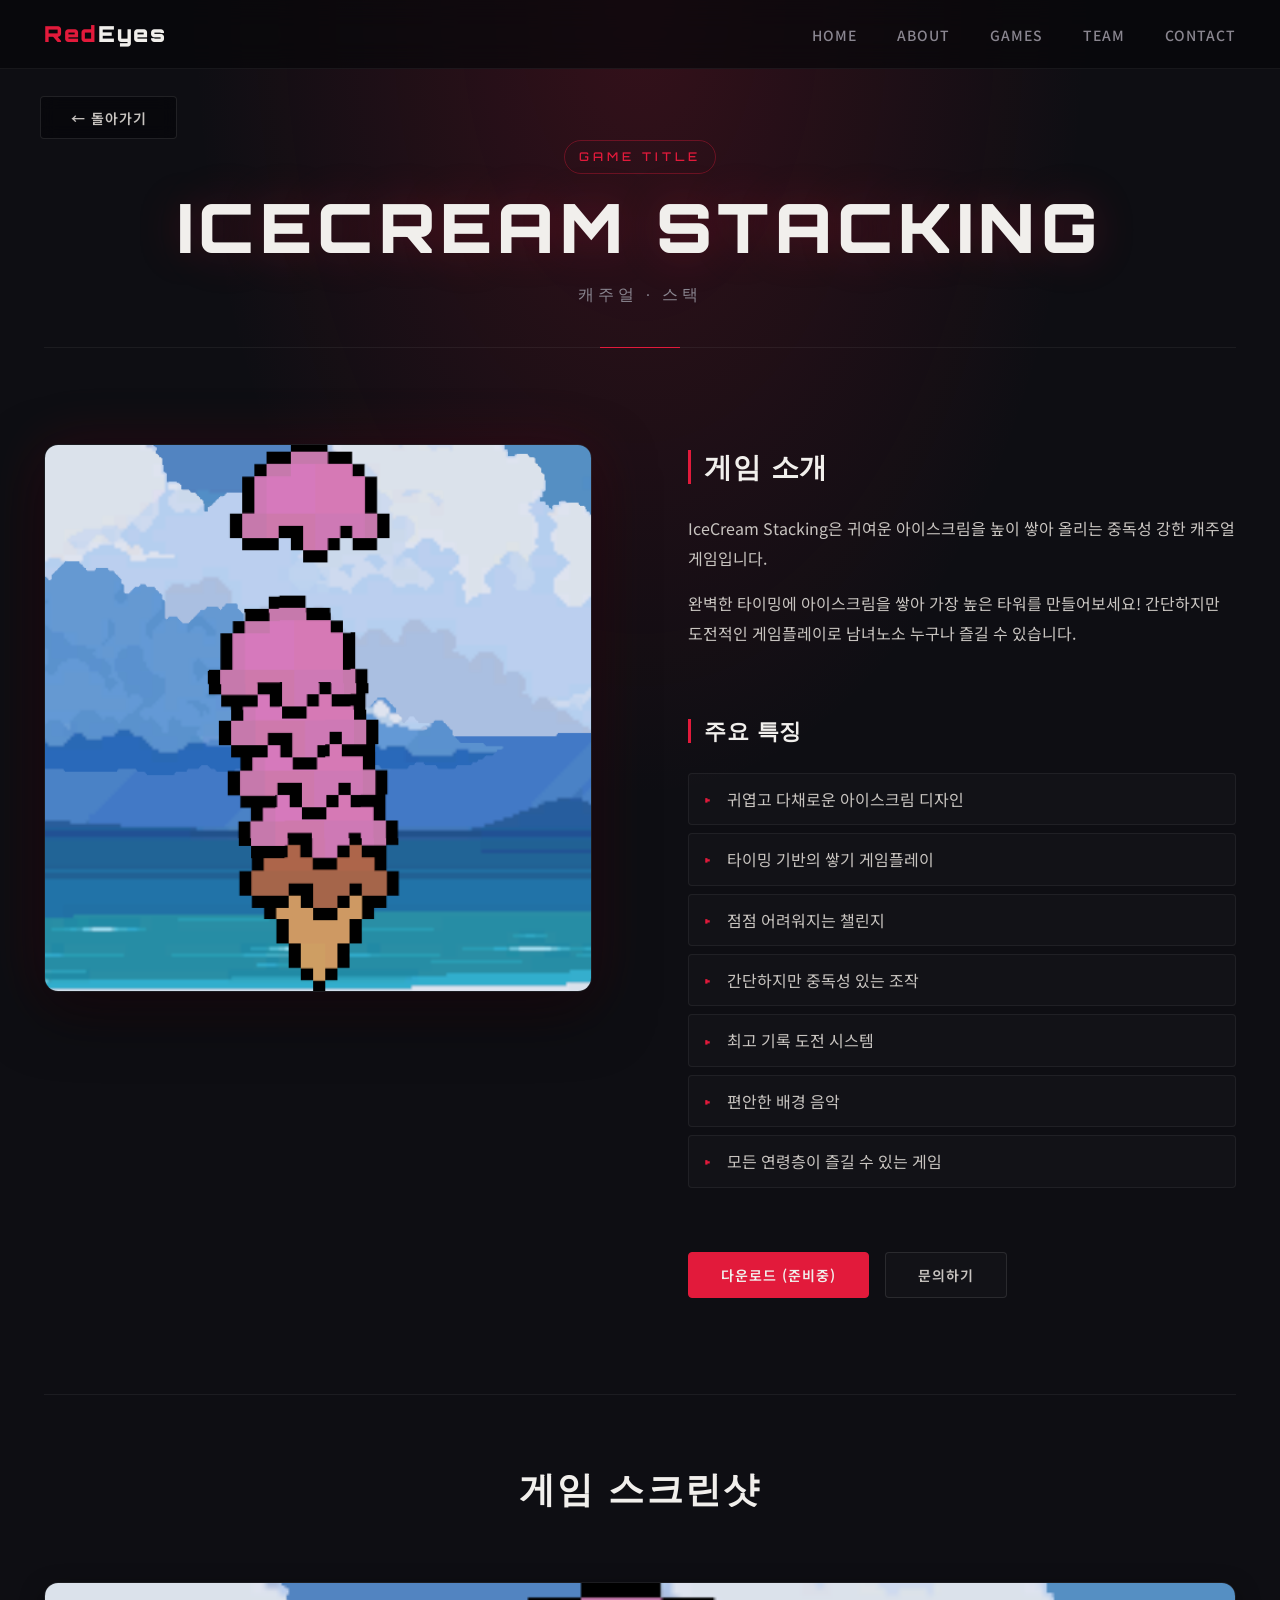
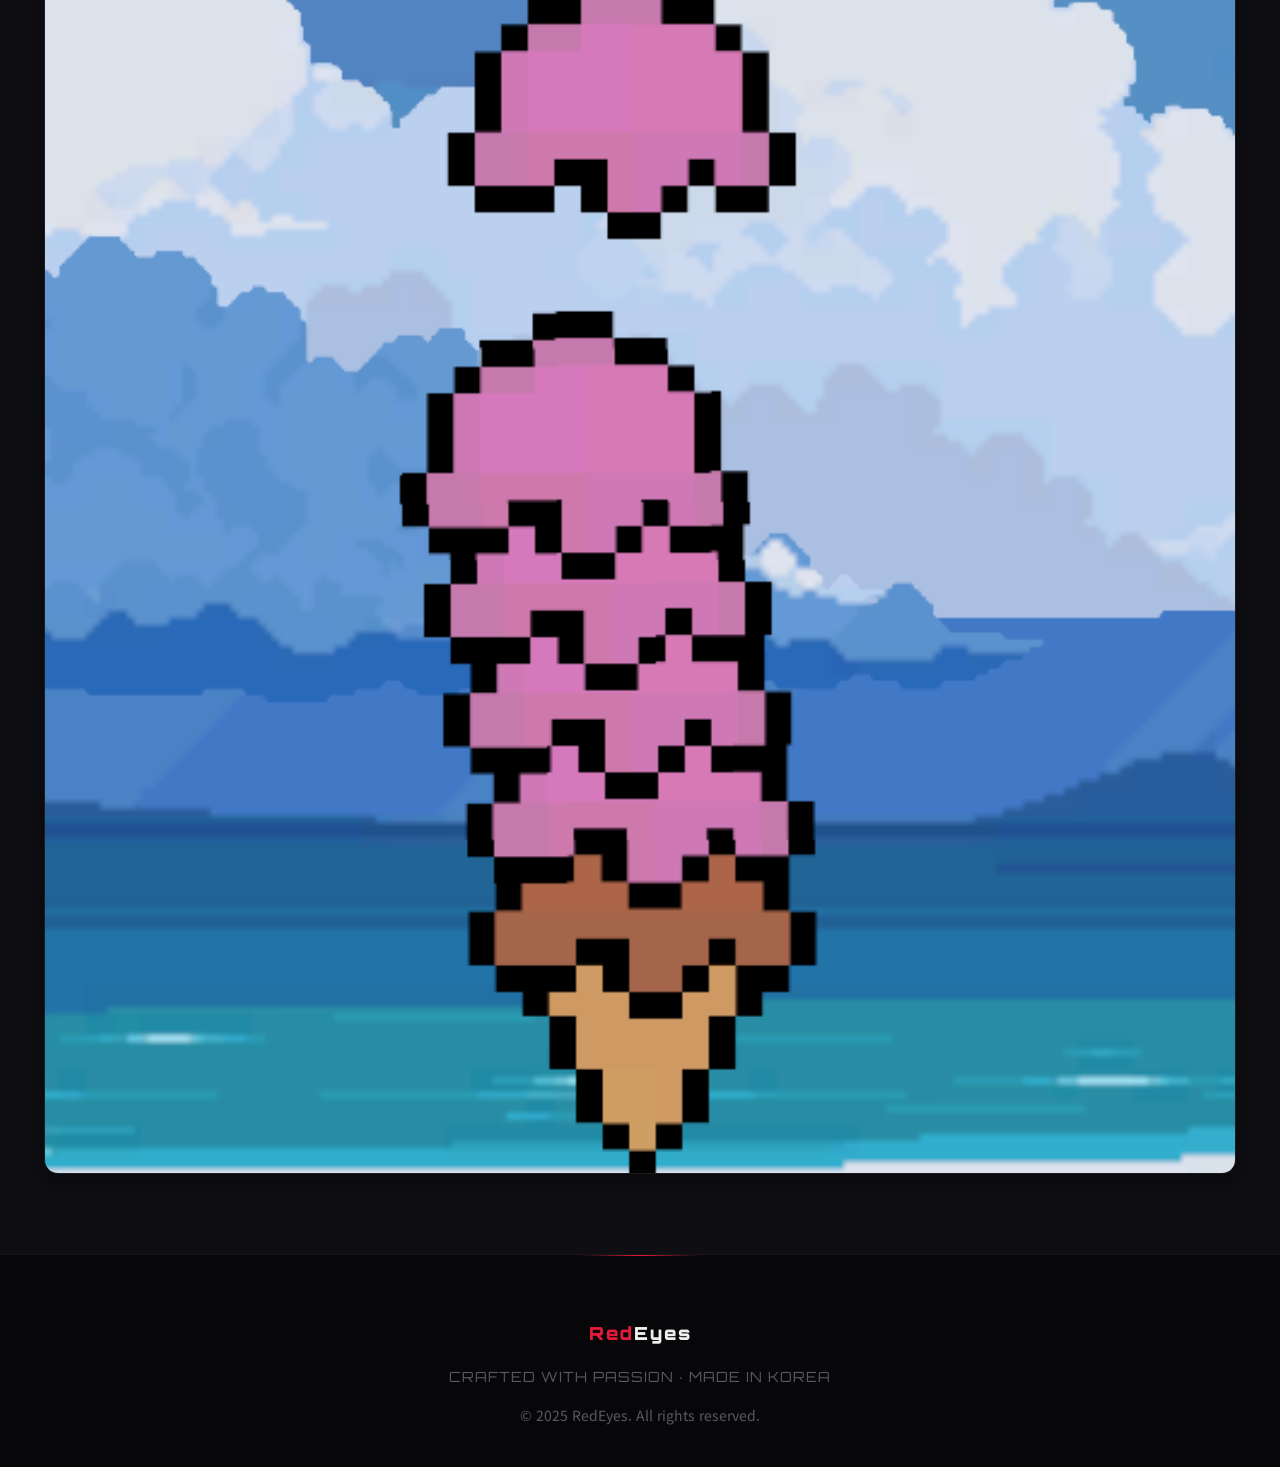
<file: icecreamstacking.html>
<!DOCTYPE html>
<html lang="ko">

<head>
    <meta charset="UTF-8">
    <meta name="viewport" content="width=device-width, initial-scale=1.0">
    <meta name="description" content="IceCream Stacking - 귀여운 아이스크림을 쌓아 올리는 캐주얼 스택 게임">
    <meta name="theme-color" content="#07070a">
    <title>IceCream Stacking - RedEyes</title>
    <link rel="stylesheet" href="styles.css">
    <link
        href="https://fonts.googleapis.com/css2?family=Orbitron:wght@400;500;700;900&family=Noto+Sans+KR:wght@300;400;500;700&display=swap"
        rel="stylesheet">
</head>

<body>
    <!-- Navigation -->
    <nav class="navbar">
        <div class="container">
            <div class="nav-wrapper">
                <div class="logo">
                    <a href="index.html" style="text-decoration: none; color: inherit;">
                        <span class="logo-red">Red</span><span class="logo-eyes">Eyes</span>
                    </a>
                </div>
                <ul class="nav-menu">
                    <li><a href="index.html#home">Home</a></li>
                    <li><a href="index.html#about">About</a></li>
                    <li><a href="index.html#games">Games</a></li>
                    <li><a href="index.html#team">Team</a></li>
                    <li><a href="index.html#contact">Contact</a></li>
                </ul>
                <div class="hamburger">
                    <span></span>
                    <span></span>
                    <span></span>
                </div>
            </div>
        </div>
    </nav>

    <!-- Back Button -->
    <a href="index.html#games" class="back-button btn btn-secondary">← 돌아가기</a>

    <!-- Game Detail Section -->
    <section class="game-detail">
        <div class="container">
            <div class="game-detail-header">
                <span class="game-detail-eyebrow">Game Title</span>
                <h1>IceCream Stacking</h1>
                <p class="genre">캐주얼 · 스택</p>
            </div>

            <div class="game-detail-content">
                <div class="game-image-large">
                    <img src="images/games/IceCreamStacking.png" alt="IceCream Stacking">
                </div>

                <div class="game-description">
                    <h2>게임 소개</h2>
                    <p>
                        IceCream Stacking은 귀여운 아이스크림을 높이 쌓아 올리는 중독성 강한 캐주얼 게임입니다.
                    </p>
                    <p>
                        완벽한 타이밍에 아이스크림을 쌓아 가장 높은 타워를 만들어보세요!
                        간단하지만 도전적인 게임플레이로 남녀노소 누구나 즐길 수 있습니다.
                    </p>

                    <div class="game-features">
                        <h3>주요 특징</h3>
                        <ul class="features-list">
                            <li>귀엽고 다채로운 아이스크림 디자인</li>
                            <li>타이밍 기반의 쌓기 게임플레이</li>
                            <li>점점 어려워지는 챌린지</li>
                            <li>간단하지만 중독성 있는 조작</li>
                            <li>최고 기록 도전 시스템</li>
                            <li>편안한 배경 음악</li>
                            <li>모든 연령층이 즐길 수 있는 게임</li>
                        </ul>
                    </div>

                    <div class="game-actions">
                        <a href="#" class="btn btn-primary">다운로드 (준비중)</a>
                        <a href="index.html#contact" class="btn btn-secondary">문의하기</a>
                    </div>
                </div>
            </div>

            <!-- Screenshots Section -->
            <div class="screenshots-section">
                <h2>게임 스크린샷</h2>
                <div class="screenshots-grid">
                    <div class="screenshot-item">
                        <img src="images/games/IceCreamStacking.png" alt="IceCream Stacking Screenshot 1">
                    </div>
                </div>
            </div>
        </div>
    </section>

    <!-- Footer -->
    <footer class="footer">
        <div class="container">
            <div class="footer-content">
                <div class="footer-logo">
                    <span class="logo-red">Red</span><span class="logo-eyes">Eyes</span>
                </div>
                <p class="footer-tagline">Crafted with passion · Made in Korea</p>
                <p>&copy; 2025 RedEyes. All rights reserved.</p>
            </div>
        </div>
    </footer>

    <script src="script.js"></script>
</body>

</html>
</file>
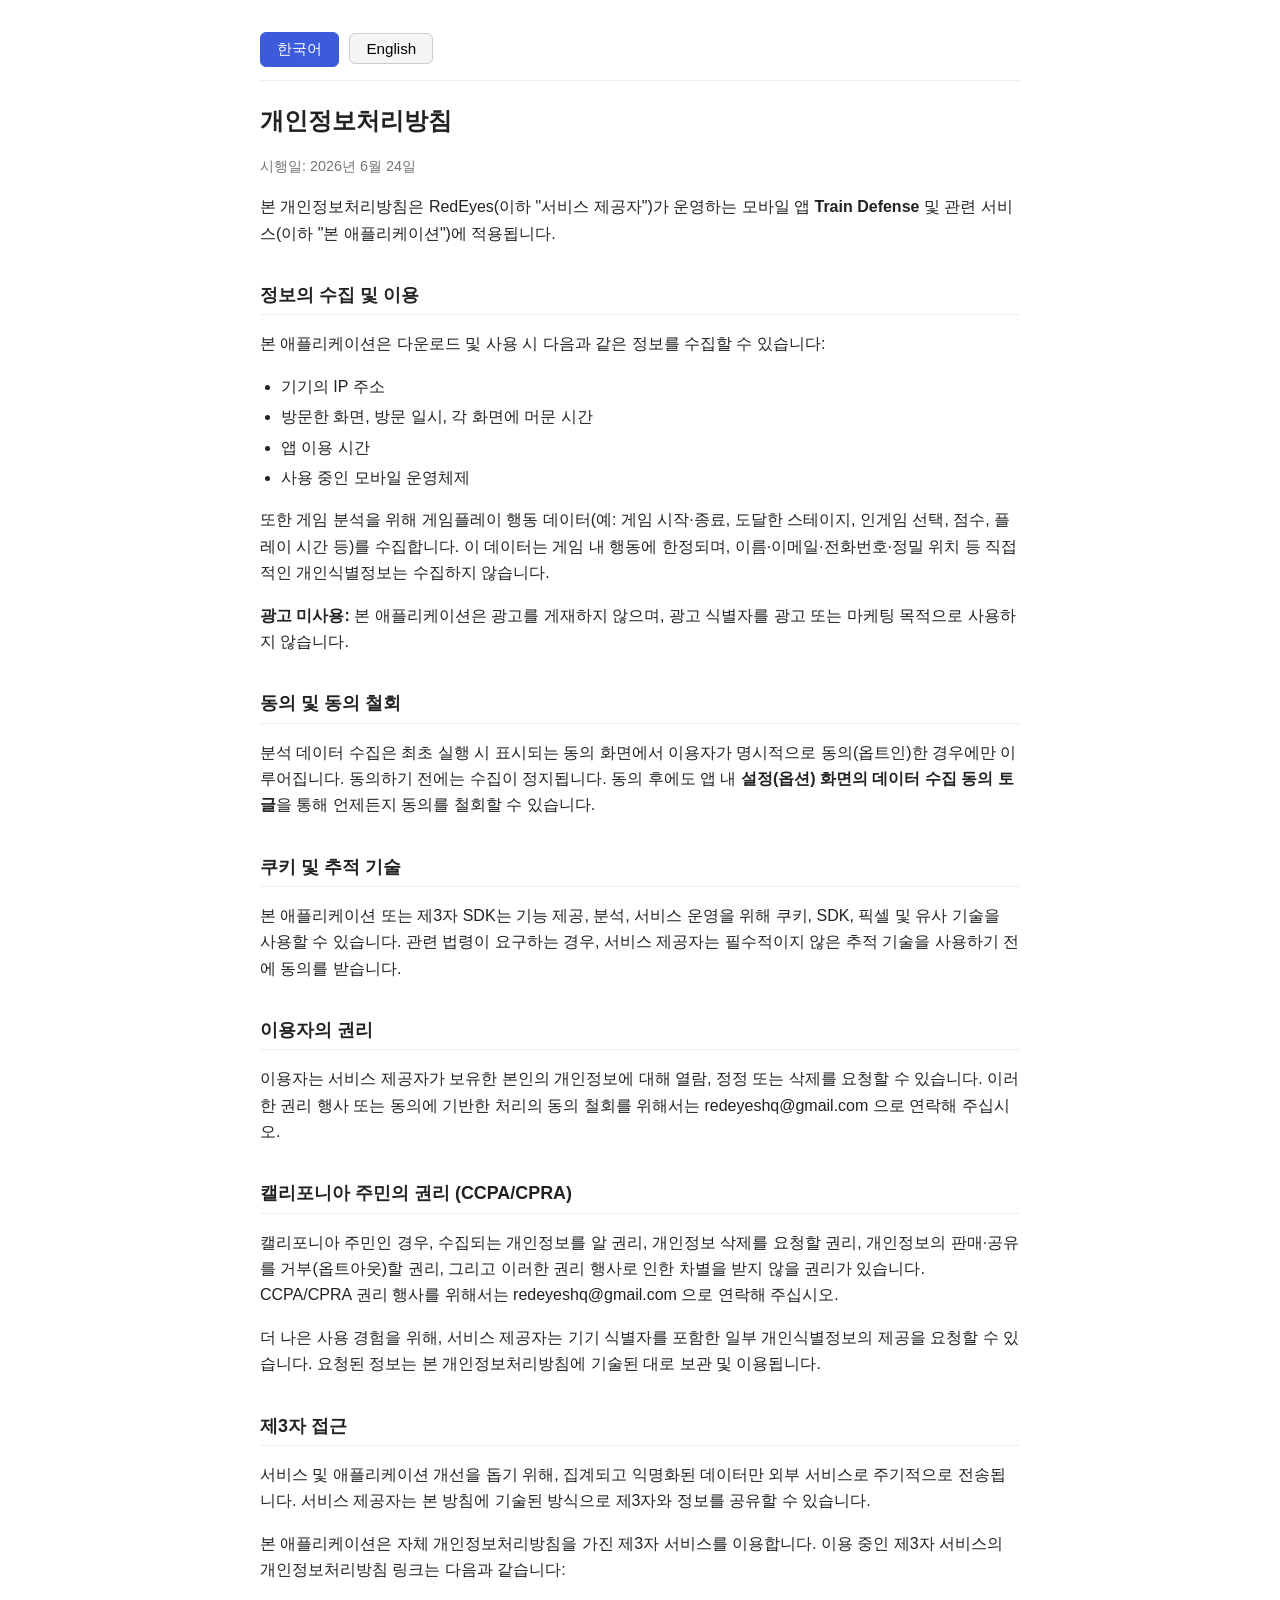
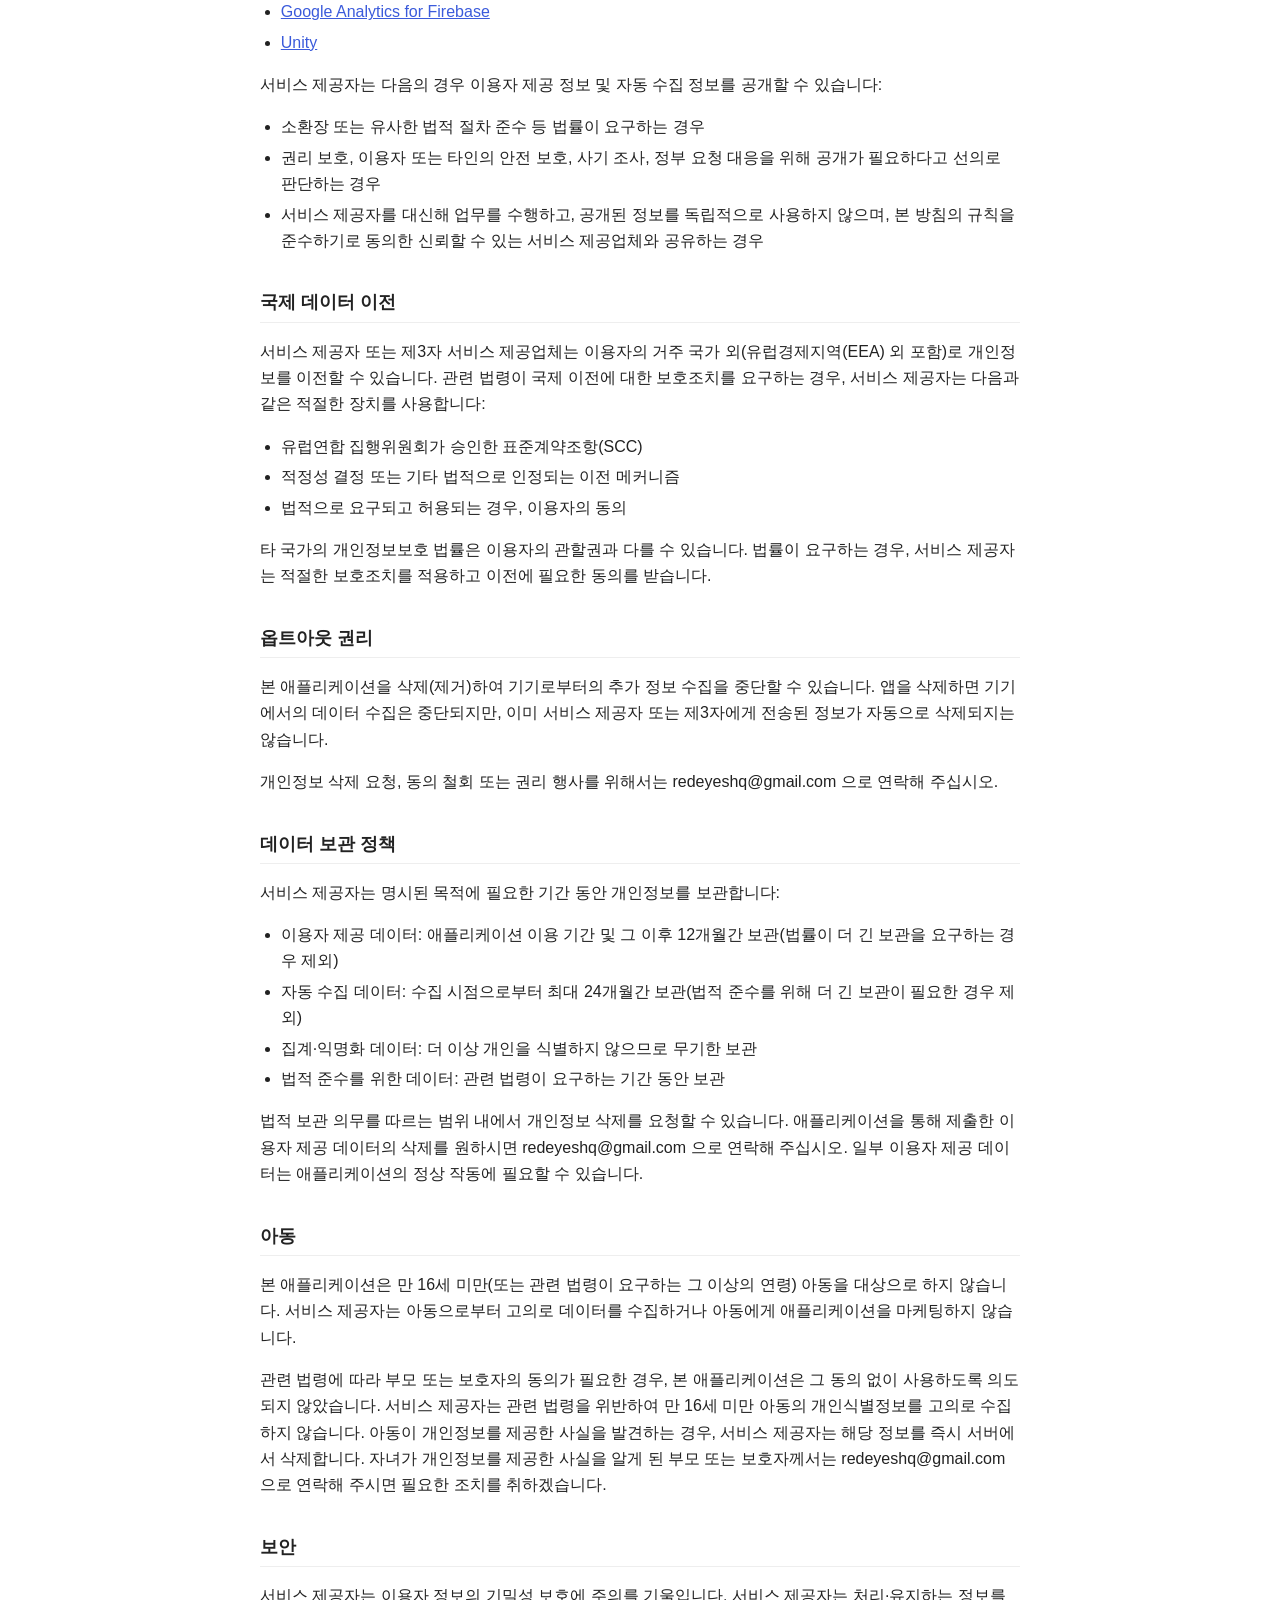
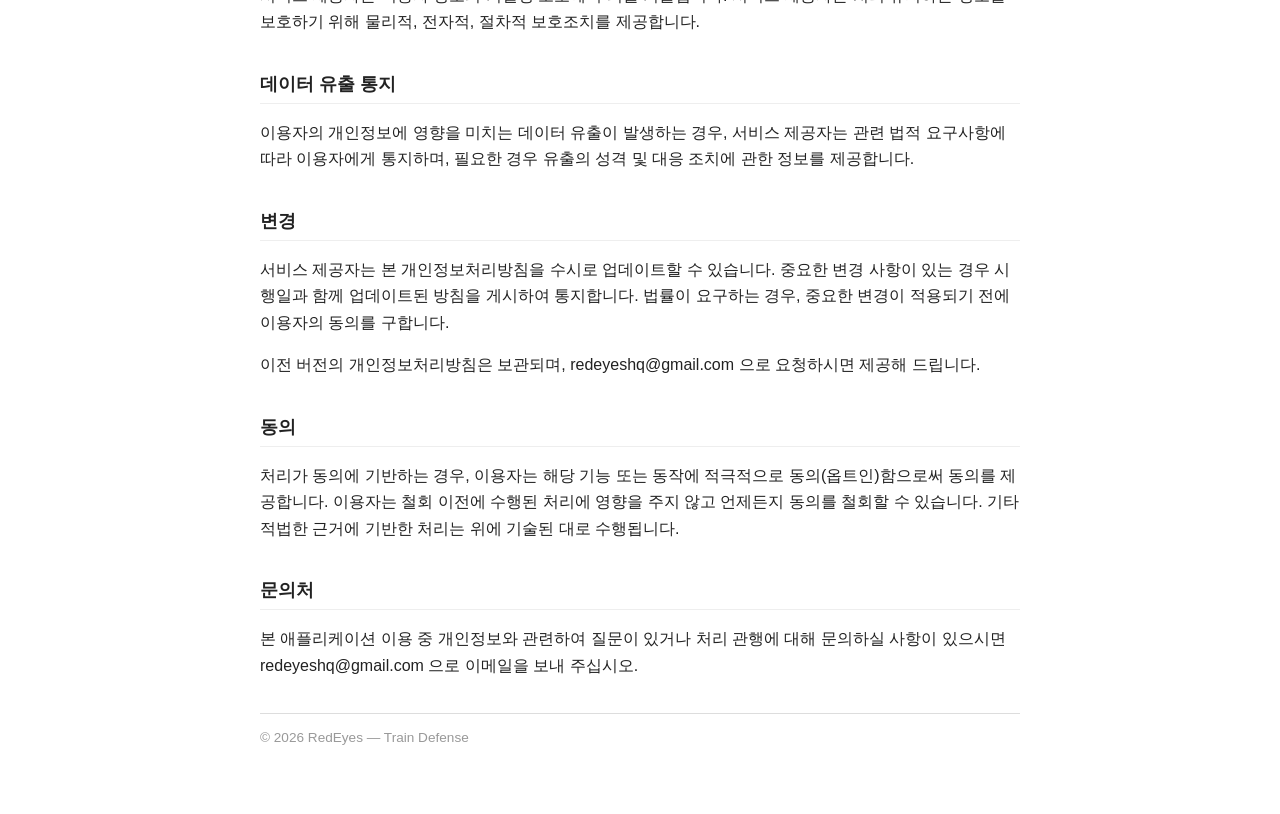
<file: privacy.html>
<!DOCTYPE html>
<html lang="ko">
<head>
<meta charset="utf-8">
<meta name="viewport" content="width=device-width, initial-scale=1">
<title>개인정보처리방침 / Privacy Policy — Train Defense</title>
<style>
  :root { --accent:#3b5bdb; }
  body { font-family:'Apple SD Gothic Neo','Malgun Gothic','Helvetica Neue',Helvetica,Arial,sans-serif; max-width:760px; margin:0 auto; padding:1.2em 1.2em 4em; line-height:1.65; color:#222; background:#fff; }
  h1 { font-size:1.5em; margin-bottom:.15em; }
  h2 { font-size:1.12em; margin-top:1.9em; border-bottom:1px solid #eee; padding-bottom:.2em; }
  .lang-switch { position:sticky; top:0; background:#fff; padding:.8em 0; margin-bottom:1em; border-bottom:1px solid #eee; }
  .lang-switch button { padding:6px 16px; margin-right:6px; cursor:pointer; border:1px solid #ccc; background:#f5f5f5; border-radius:6px; font-size:.95em; }
  .lang-switch button.active { background:var(--accent); color:#fff; border-color:var(--accent); }
  .lang-section { display:none; }
  .lang-section.active { display:block; }
  ul { padding-left:1.3em; }
  li { margin:.25em 0; }
  a { color:var(--accent); }
  .meta { color:#777; font-size:.9em; }
  .footer { margin-top:2.5em; padding-top:1em; border-top:1px solid #ddd; color:#999; font-size:.85em; }
</style>
</head>
<body>
<div class="lang-switch">
  <button id="btn-ko" class="active" onclick="setLang('ko')">한국어</button>
  <button id="btn-en" onclick="setLang('en')">English</button>
</div>

<!-- ===================== 한국어 ===================== -->
<section id="lang-ko" class="lang-section active">
<h1>개인정보처리방침</h1>
<p class="meta">시행일: 2026년 6월 24일</p>
<p>본 개인정보처리방침은 RedEyes(이하 "서비스 제공자")가 운영하는 모바일 앱 <strong>Train Defense</strong> 및 관련 서비스(이하 "본 애플리케이션")에 적용됩니다.</p>

<h2>정보의 수집 및 이용</h2>
<p>본 애플리케이션은 다운로드 및 사용 시 다음과 같은 정보를 수집할 수 있습니다:</p>
<ul>
<li>기기의 IP 주소</li>
<li>방문한 화면, 방문 일시, 각 화면에 머문 시간</li>
<li>앱 이용 시간</li>
<li>사용 중인 모바일 운영체제</li>
</ul>
<p>또한 게임 분석을 위해 게임플레이 행동 데이터(예: 게임 시작·종료, 도달한 스테이지, 인게임 선택, 점수, 플레이 시간 등)를 수집합니다. 이 데이터는 게임 내 행동에 한정되며, 이름·이메일·전화번호·정밀 위치 등 직접적인 개인식별정보는 수집하지 않습니다.</p>
<p><strong>광고 미사용:</strong> 본 애플리케이션은 광고를 게재하지 않으며, 광고 식별자를 광고 또는 마케팅 목적으로 사용하지 않습니다.</p>

<h2>동의 및 동의 철회</h2>
<p>분석 데이터 수집은 최초 실행 시 표시되는 동의 화면에서 이용자가 명시적으로 동의(옵트인)한 경우에만 이루어집니다. 동의하기 전에는 수집이 정지됩니다. 동의 후에도 앱 내 <strong>설정(옵션) 화면의 데이터 수집 동의 토글</strong>을 통해 언제든지 동의를 철회할 수 있습니다.</p>

<h2>쿠키 및 추적 기술</h2>
<p>본 애플리케이션 또는 제3자 SDK는 기능 제공, 분석, 서비스 운영을 위해 쿠키, SDK, 픽셀 및 유사 기술을 사용할 수 있습니다. 관련 법령이 요구하는 경우, 서비스 제공자는 필수적이지 않은 추적 기술을 사용하기 전에 동의를 받습니다.</p>

<h2>이용자의 권리</h2>
<p>이용자는 서비스 제공자가 보유한 본인의 개인정보에 대해 열람, 정정 또는 삭제를 요청할 수 있습니다. 이러한 권리 행사 또는 동의에 기반한 처리의 동의 철회를 위해서는 redeyeshq@gmail.com 으로 연락해 주십시오.</p>

<h2>캘리포니아 주민의 권리 (CCPA/CPRA)</h2>
<p>캘리포니아 주민인 경우, 수집되는 개인정보를 알 권리, 개인정보 삭제를 요청할 권리, 개인정보의 판매·공유를 거부(옵트아웃)할 권리, 그리고 이러한 권리 행사로 인한 차별을 받지 않을 권리가 있습니다. CCPA/CPRA 권리 행사를 위해서는 redeyeshq@gmail.com 으로 연락해 주십시오.</p>
<p>더 나은 사용 경험을 위해, 서비스 제공자는 기기 식별자를 포함한 일부 개인식별정보의 제공을 요청할 수 있습니다. 요청된 정보는 본 개인정보처리방침에 기술된 대로 보관 및 이용됩니다.</p>

<h2>제3자 접근</h2>
<p>서비스 및 애플리케이션 개선을 돕기 위해, 집계되고 익명화된 데이터만 외부 서비스로 주기적으로 전송됩니다. 서비스 제공자는 본 방침에 기술된 방식으로 제3자와 정보를 공유할 수 있습니다.</p>
<p>본 애플리케이션은 자체 개인정보처리방침을 가진 제3자 서비스를 이용합니다. 이용 중인 제3자 서비스의 개인정보처리방침 링크는 다음과 같습니다:</p>
<ul>
<li><a href="https://firebase.google.com/support/privacy" target="_blank" rel="noopener noreferrer">Google Analytics for Firebase</a></li>
<li><a href="https://unity3d.com/legal/privacy-policy" target="_blank" rel="noopener noreferrer">Unity</a></li>
</ul>
<p>서비스 제공자는 다음의 경우 이용자 제공 정보 및 자동 수집 정보를 공개할 수 있습니다:</p>
<ul>
<li>소환장 또는 유사한 법적 절차 준수 등 법률이 요구하는 경우</li>
<li>권리 보호, 이용자 또는 타인의 안전 보호, 사기 조사, 정부 요청 대응을 위해 공개가 필요하다고 선의로 판단하는 경우</li>
<li>서비스 제공자를 대신해 업무를 수행하고, 공개된 정보를 독립적으로 사용하지 않으며, 본 방침의 규칙을 준수하기로 동의한 신뢰할 수 있는 서비스 제공업체와 공유하는 경우</li>
</ul>

<h2>국제 데이터 이전</h2>
<p>서비스 제공자 또는 제3자 서비스 제공업체는 이용자의 거주 국가 외(유럽경제지역(EEA) 외 포함)로 개인정보를 이전할 수 있습니다. 관련 법령이 국제 이전에 대한 보호조치를 요구하는 경우, 서비스 제공자는 다음과 같은 적절한 장치를 사용합니다:</p>
<ul>
<li>유럽연합 집행위원회가 승인한 표준계약조항(SCC)</li>
<li>적정성 결정 또는 기타 법적으로 인정되는 이전 메커니즘</li>
<li>법적으로 요구되고 허용되는 경우, 이용자의 동의</li>
</ul>
<p>타 국가의 개인정보보호 법률은 이용자의 관할권과 다를 수 있습니다. 법률이 요구하는 경우, 서비스 제공자는 적절한 보호조치를 적용하고 이전에 필요한 동의를 받습니다.</p>

<h2>옵트아웃 권리</h2>
<p>본 애플리케이션을 삭제(제거)하여 기기로부터의 추가 정보 수집을 중단할 수 있습니다. 앱을 삭제하면 기기에서의 데이터 수집은 중단되지만, 이미 서비스 제공자 또는 제3자에게 전송된 정보가 자동으로 삭제되지는 않습니다.</p>
<p>개인정보 삭제 요청, 동의 철회 또는 권리 행사를 위해서는 redeyeshq@gmail.com 으로 연락해 주십시오.</p>

<h2>데이터 보관 정책</h2>
<p>서비스 제공자는 명시된 목적에 필요한 기간 동안 개인정보를 보관합니다:</p>
<ul>
<li>이용자 제공 데이터: 애플리케이션 이용 기간 및 그 이후 12개월간 보관(법률이 더 긴 보관을 요구하는 경우 제외)</li>
<li>자동 수집 데이터: 수집 시점으로부터 최대 24개월간 보관(법적 준수를 위해 더 긴 보관이 필요한 경우 제외)</li>
<li>집계·익명화 데이터: 더 이상 개인을 식별하지 않으므로 무기한 보관</li>
<li>법적 준수를 위한 데이터: 관련 법령이 요구하는 기간 동안 보관</li>
</ul>
<p>법적 보관 의무를 따르는 범위 내에서 개인정보 삭제를 요청할 수 있습니다. 애플리케이션을 통해 제출한 이용자 제공 데이터의 삭제를 원하시면 redeyeshq@gmail.com 으로 연락해 주십시오. 일부 이용자 제공 데이터는 애플리케이션의 정상 작동에 필요할 수 있습니다.</p>

<h2>아동</h2>
<p>본 애플리케이션은 만 16세 미만(또는 관련 법령이 요구하는 그 이상의 연령) 아동을 대상으로 하지 않습니다. 서비스 제공자는 아동으로부터 고의로 데이터를 수집하거나 아동에게 애플리케이션을 마케팅하지 않습니다.</p>
<p>관련 법령에 따라 부모 또는 보호자의 동의가 필요한 경우, 본 애플리케이션은 그 동의 없이 사용하도록 의도되지 않았습니다. 서비스 제공자는 관련 법령을 위반하여 만 16세 미만 아동의 개인식별정보를 고의로 수집하지 않습니다. 아동이 개인정보를 제공한 사실을 발견하는 경우, 서비스 제공자는 해당 정보를 즉시 서버에서 삭제합니다. 자녀가 개인정보를 제공한 사실을 알게 된 부모 또는 보호자께서는 redeyeshq@gmail.com 으로 연락해 주시면 필요한 조치를 취하겠습니다.</p>

<h2>보안</h2>
<p>서비스 제공자는 이용자 정보의 기밀성 보호에 주의를 기울입니다. 서비스 제공자는 처리·유지하는 정보를 보호하기 위해 물리적, 전자적, 절차적 보호조치를 제공합니다.</p>

<h2>데이터 유출 통지</h2>
<p>이용자의 개인정보에 영향을 미치는 데이터 유출이 발생하는 경우, 서비스 제공자는 관련 법적 요구사항에 따라 이용자에게 통지하며, 필요한 경우 유출의 성격 및 대응 조치에 관한 정보를 제공합니다.</p>

<h2>변경</h2>
<p>서비스 제공자는 본 개인정보처리방침을 수시로 업데이트할 수 있습니다. 중요한 변경 사항이 있는 경우 시행일과 함께 업데이트된 방침을 게시하여 통지합니다. 법률이 요구하는 경우, 중요한 변경이 적용되기 전에 이용자의 동의를 구합니다.</p>
<p>이전 버전의 개인정보처리방침은 보관되며, redeyeshq@gmail.com 으로 요청하시면 제공해 드립니다.</p>

<h2>동의</h2>
<p>처리가 동의에 기반하는 경우, 이용자는 해당 기능 또는 동작에 적극적으로 동의(옵트인)함으로써 동의를 제공합니다. 이용자는 철회 이전에 수행된 처리에 영향을 주지 않고 언제든지 동의를 철회할 수 있습니다. 기타 적법한 근거에 기반한 처리는 위에 기술된 대로 수행됩니다.</p>

<h2>문의처</h2>
<p>본 애플리케이션 이용 중 개인정보와 관련하여 질문이 있거나 처리 관행에 대해 문의하실 사항이 있으시면 redeyeshq@gmail.com 으로 이메일을 보내 주십시오.</p>
</section>

<!-- ===================== English ===================== -->
<section id="lang-en" class="lang-section">
<h1>Privacy Policy</h1>
<p class="meta">Effective date: June 24, 2026</p>
<p>This privacy policy applies to the Train Defense app for mobile devices, together with any related services operated by RedEyes (collectively, the "Application"). RedEyes is hereby referred to as the "Service Provider".</p>

<h2>Information Collection and Use</h2>
<p>The Application collects information when you download and use it. This information may include information such as:</p>
<ul>
<li>Your device's Internet Protocol address</li>
<li>The pages of the Application that you visit, the time and date of your visit, the time spent on those pages</li>
<li>The time spent on the Application</li>
<li>The mobile operating system you use</li>
</ul>
<p>In addition, for analytics purposes, the Application collects gameplay behavior data (e.g., game start and end, stages reached, in-game choices, score, and play time). This data is limited to in-game actions; the Application does not collect direct personal identifiers such as your name, email address, phone number, or precise location.</p>
<p><strong>No advertising:</strong> The Application does not display advertisements and does not use advertising identifiers for advertising or marketing purposes.</p>

<h2>Consent and Withdrawal</h2>
<p>Analytics data is collected only after you explicitly opt in via the consent dialog shown on first launch. Collection remains disabled until you consent. After consenting, you may withdraw your consent at any time through the data collection toggle in the in-game Settings.</p>

<h2>Cookies and tracking technologies</h2>
<p>The Application or its third-party SDKs may use cookies, SDKs, pixels, and similar technologies to support functionality, analytics, or service delivery. Where required by applicable law, the Service Provider will obtain consent before using non-essential tracking technologies.</p>

<h2>Your Rights</h2>
<p>You may request access to, correction of, or deletion of your personal data held by the Service Provider. To exercise these rights, or to withdraw consent where processing is based on consent, contact the Service Provider at redeyeshq@gmail.com.</p>

<h2>Your California privacy rights (CCPA/CPRA)</h2>
<p>If you are a California resident, you have the right to know what personal information is collected, the right to delete personal information, the right to opt out of the sale or sharing of personal information, and the right to non-discrimination for exercising these rights. To exercise your CCPA/CPRA rights, contact the Service Provider at redeyeshq@gmail.com.</p>
<p>For a better experience while using the Application, the Service Provider may require you to provide certain personally identifiable information, including but not limited to device identifiers. The information the Service Provider requests will be retained and used as described in this privacy policy.</p>

<h2>Third Party Access</h2>
<p>Only aggregated, anonymized data is periodically transmitted to external services to aid the Service Provider in improving the Application and their service. The Service Provider may share your information with third parties in the ways that are described in this privacy statement.</p>
<p>Please note that the Application utilizes third-party services that have their own Privacy Policy about handling data. Below are the links to the Privacy Policy of the third-party service providers used by the Application:</p>
<ul>
<li><a href="https://firebase.google.com/support/privacy" target="_blank" rel="noopener noreferrer">Google Analytics for Firebase</a></li>
<li><a href="https://unity3d.com/legal/privacy-policy" target="_blank" rel="noopener noreferrer">Unity</a></li>
</ul>
<p>The Service Provider may disclose User Provided and Automatically Collected Information:</p>
<ul>
<li>as required by law, such as to comply with a subpoena, or similar legal process;</li>
<li>when they believe in good faith that disclosure is necessary to protect their rights, protect your safety or the safety of others, investigate fraud, or respond to a government request;</li>
<li>with their trusted services providers who work on their behalf, do not have an independent use of the information the Service Provider discloses to them, and have agreed to adhere to the rules set forth in this privacy statement.</li>
</ul>

<h2>International Data Transfers</h2>
<p>The Service Provider or its third-party service providers may transfer personal data to countries outside your country of residence, including outside the European Economic Area (EEA). Where applicable law requires safeguards for international transfers, the Service Provider will use appropriate mechanisms.</p>
<ul>
<li>Standard Contractual Clauses (SCCs) approved by the European Commission</li>
<li>Adequacy decisions or other legally recognized transfer mechanisms</li>
<li>Your consent, where required and legally permitted</li>
</ul>
<p>Data protection laws in other countries may differ from those in your jurisdiction. Where required by law, the Service Provider will apply appropriate safeguards and obtain any consent required for the transfer.</p>

<h2>Opt-Out Rights</h2>
<p>You can stop further collection of information from your mobile device by uninstalling the Application. Uninstalling will stop the Application from collecting data from your device, but it does not automatically delete information that has already been transmitted to the Service Provider or to third parties.</p>
<p>To request deletion of your personal data, to withdraw consent, or to exercise any of your rights, contact the Service Provider at redeyeshq@gmail.com.</p>

<h2>Data Retention Policy</h2>
<p>The Service Provider retains personal data based on its necessity for the stated purposes:</p>
<ul>
<li>User Provided Data: Retained for the duration of your use of the Application plus 12 months thereafter, unless longer retention is required by law</li>
<li>Automatically Collected Data: Retained for up to 24 months from collection, unless longer retention is required for legal compliance</li>
<li>Aggregated and Anonymized Data: Retained indefinitely as it no longer identifies you</li>
<li>Data required for legal compliance: Retained as long as required by applicable law</li>
</ul>
<p>You may request deletion of your personal data, subject to any legal obligation to retain it. If you want the Service Provider to delete User Provided Data submitted through the Application, please contact them at redeyeshq@gmail.com. Please note that some User Provided Data may be required for the Application to function properly.</p>

<h2>Children</h2>
<p>The Application is not intended for children under 16 years of age, or such higher age as required by applicable law. The Service Provider does not knowingly solicit data from children or market the Application to them.</p>
<p>Where parental or guardian consent is required under applicable law, the Application is not intended for use without that consent. The Service Provider does not knowingly collect personally identifiable information from children under 16 years of age in violation of applicable law. In the event the Service Provider discovers that a child has provided personal information, the Service Provider will immediately delete this from their servers. If you are a parent or guardian and you are aware that your child has provided the Service Provider with personal information, please contact the Service Provider (redeyeshq@gmail.com) so that they will be able to take the necessary actions.</p>

<h2>Security</h2>
<p>The Service Provider is concerned about safeguarding the confidentiality of your information. The Service Provider provides physical, electronic, and procedural safeguards to protect information the Service Provider processes and maintains.</p>

<h2>Data Breach Notification</h2>
<p>If a data breach occurs that affects your personal data, the Service Provider will notify you in accordance with applicable legal requirements, including, where required, providing information about the nature of the breach and the steps being taken to address it.</p>

<h2>Changes</h2>
<p>The Service Provider may update this Privacy Policy from time to time. The Service Provider will notify you of material changes by posting the updated Privacy Policy with an effective date. Where required by law, the Service Provider will seek your consent to material changes before they take effect.</p>
<p>Previous versions of this Privacy Policy will be maintained and made available upon request by contacting the Service Provider at redeyeshq@gmail.com.</p>

<h2>Your Consent</h2>
<p>Where processing is based on consent, you provide that consent by affirmatively opting in to the relevant feature or action. You may withdraw consent at any time without affecting processing carried out before withdrawal. Processing based on other lawful bases is carried out as described above.</p>

<h2>Contact Us</h2>
<p>If you have any questions regarding privacy while using the Application, or have questions about the practices, please contact the Service Provider via email at redeyeshq@gmail.com.</p>
</section>

<div class="footer">© 2026 RedEyes — Train Defense</div>

<script>
function setLang(l){
  var ko = (l === 'ko');
  document.getElementById('lang-ko').classList.toggle('active', ko);
  document.getElementById('lang-en').classList.toggle('active', !ko);
  document.getElementById('btn-ko').classList.toggle('active', ko);
  document.getElementById('btn-en').classList.toggle('active', !ko);
  document.documentElement.lang = l;
  window.scrollTo(0, 0);
}
</script>
</body>
</html>
</file>
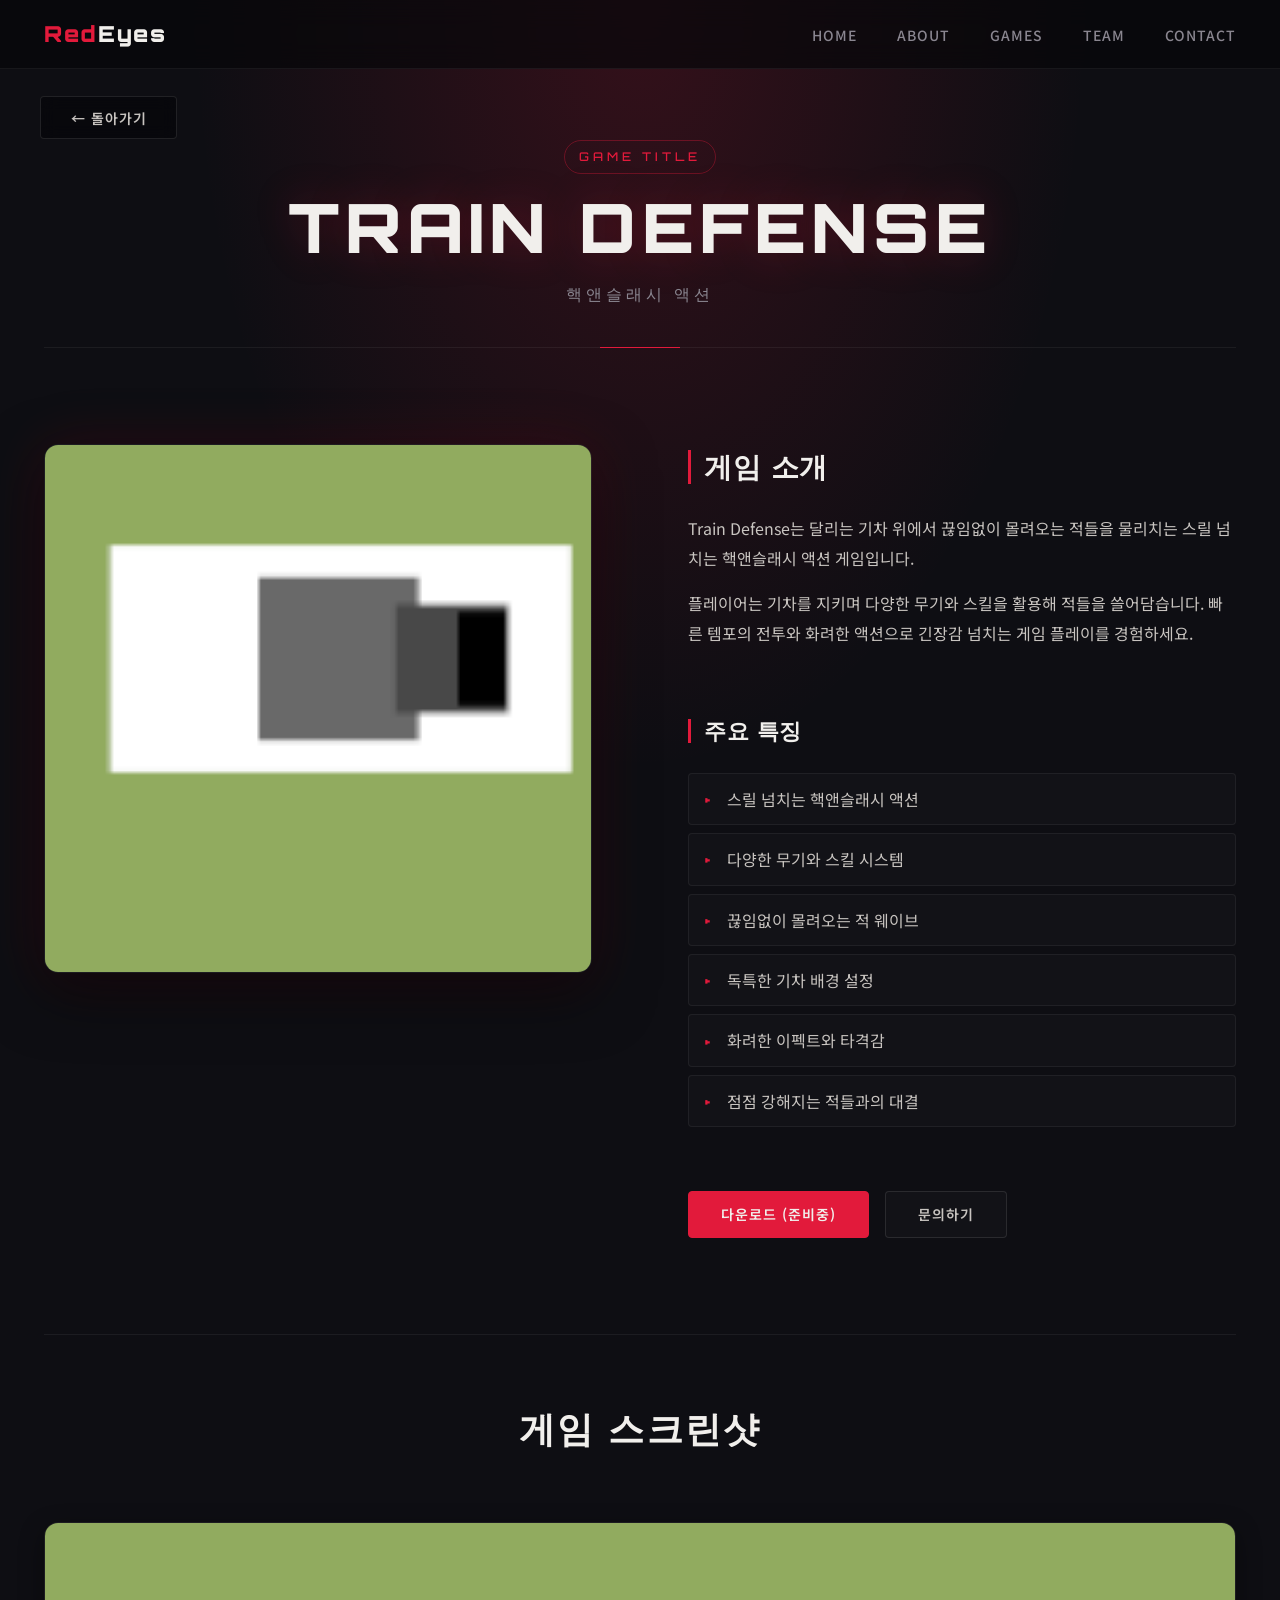
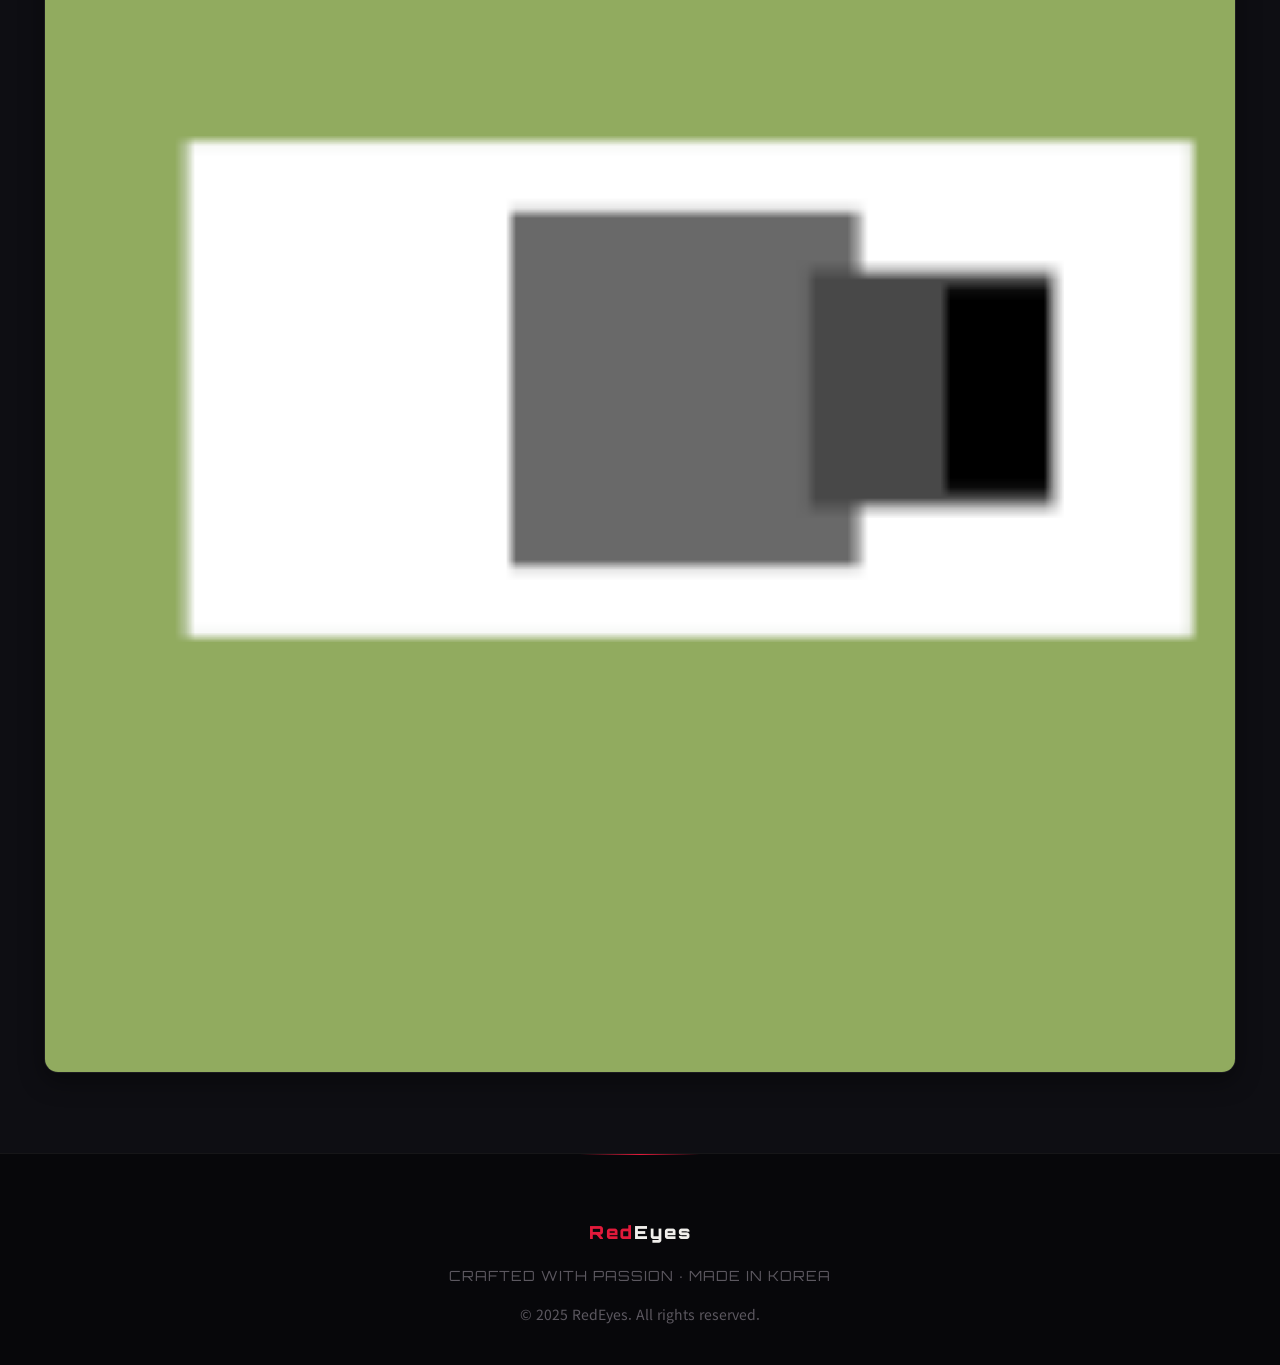
<file: traindefense.html>
<!DOCTYPE html>
<html lang="ko">

<head>
    <meta charset="UTF-8">
    <meta name="viewport" content="width=device-width, initial-scale=1.0">
    <meta name="description" content="Train Defense - 기차를 타고 적을 쓸어 담는 핵앤슬래시 게임">
    <meta name="theme-color" content="#07070a">
    <title>Train Defense - RedEyes</title>
    <link rel="stylesheet" href="styles.css">
    <link
        href="https://fonts.googleapis.com/css2?family=Orbitron:wght@400;500;700;900&family=Noto+Sans+KR:wght@300;400;500;700&display=swap"
        rel="stylesheet">
</head>

<body>
    <!-- Navigation -->
    <nav class="navbar">
        <div class="container">
            <div class="nav-wrapper">
                <div class="logo">
                    <a href="index.html" style="text-decoration: none; color: inherit;">
                        <span class="logo-red">Red</span><span class="logo-eyes">Eyes</span>
                    </a>
                </div>
                <ul class="nav-menu">
                    <li><a href="index.html#home">Home</a></li>
                    <li><a href="index.html#about">About</a></li>
                    <li><a href="index.html#games">Games</a></li>
                    <li><a href="index.html#team">Team</a></li>
                    <li><a href="index.html#contact">Contact</a></li>
                </ul>
                <div class="hamburger">
                    <span></span>
                    <span></span>
                    <span></span>
                </div>
            </div>
        </div>
    </nav>

    <!-- Back Button -->
    <a href="index.html#games" class="back-button btn btn-secondary">← 돌아가기</a>

    <!-- Game Detail Section -->
    <section class="game-detail">
        <div class="container">
            <div class="game-detail-header">
                <span class="game-detail-eyebrow">Game Title</span>
                <h1>Train Defense</h1>
                <p class="genre">핵앤슬래시 액션</p>
            </div>

            <div class="game-detail-content">
                <div class="game-image-large">
                    <img src="images/games/TrainDefense.png" alt="Train Defense">
                </div>

                <div class="game-description">
                    <h2>게임 소개</h2>
                    <p>
                        Train Defense는 달리는 기차 위에서 끊임없이 몰려오는 적들을 물리치는 스릴 넘치는 핵앤슬래시 액션 게임입니다.
                    </p>
                    <p>
                        플레이어는 기차를 지키며 다양한 무기와 스킬을 활용해 적들을 쓸어담습니다. 빠른 템포의 전투와
                        화려한 액션으로 긴장감 넘치는 게임 플레이를 경험하세요.
                    </p>

                    <div class="game-features">
                        <h3>주요 특징</h3>
                        <ul class="features-list">
                            <li>스릴 넘치는 핵앤슬래시 액션</li>
                            <li>다양한 무기와 스킬 시스템</li>
                            <li>끊임없이 몰려오는 적 웨이브</li>
                            <li>독특한 기차 배경 설정</li>
                            <li>화려한 이펙트와 타격감</li>
                            <li>점점 강해지는 적들과의 대결</li>
                        </ul>
                    </div>

                    <div class="game-actions">
                        <a href="#" class="btn btn-primary">다운로드 (준비중)</a>
                        <a href="index.html#contact" class="btn btn-secondary">문의하기</a>
                    </div>
                </div>
            </div>

            <!-- Screenshots Section -->
            <div class="screenshots-section">
                <h2>게임 스크린샷</h2>
                <div class="screenshots-grid">
                    <div class="screenshot-item">
                        <img src="images/games/TrainDefense.png" alt="Train Defense Screenshot 1">
                    </div>
                </div>
            </div>
        </div>
    </section>

    <!-- Footer -->
    <footer class="footer">
        <div class="container">
            <div class="footer-content">
                <div class="footer-logo">
                    <span class="logo-red">Red</span><span class="logo-eyes">Eyes</span>
                </div>
                <p class="footer-tagline">Crafted with passion · Made in Korea</p>
                <p>&copy; 2025 RedEyes. All rights reserved.</p>
            </div>
        </div>
    </footer>

    <script src="script.js"></script>
</body>

</html>
</file>
<file: styles.css>
/* ============================================================
   RedEyes — Brand Stylesheet (v2)
   ============================================================ */

* { margin: 0; padding: 0; box-sizing: border-box; }

:root {
    /* Brand */
    --red:        #e21a3b;
    --red-soft:   #ff3554;
    --red-dim:    #991127;
    --red-glow:   rgba(226, 26, 59, 0.18);
    --red-glow-2: rgba(226, 26, 59, 0.06);

    /* Surfaces (warm-tinted dark) */
    --bg-deep:     #07070a;
    --bg:          #0e0e13;
    --bg-raised:   #15151c;
    --bg-card:     #1b1b24;
    --bg-card-2:   #20202a;

    --border-subtle: rgba(255, 255, 255, 0.06);
    --border-soft:   rgba(255, 255, 255, 0.10);
    --border-accent: rgba(226, 26, 59, 0.35);
    --border-strong: rgba(226, 26, 59, 0.55);

    /* Text */
    --text:       #f1efec;
    --text-soft:  #c8c4c0;
    --text-muted: #8a8690;
    --text-dim:   #5c5860;

    /* Spacing scale (8px base) */
    --space-xs:  0.25rem;
    --space-sm:  0.5rem;
    --space-md:  1rem;
    --space-lg:  1.5rem;
    --space-xl:  2.5rem;
    --space-2xl: 4rem;
    --space-3xl: 6rem;
    --space-4xl: 8rem;

    /* Type scale */
    --text-xs:   0.75rem;
    --text-sm:   0.875rem;
    --text-base: 1rem;
    --text-lg:   1.125rem;
    --text-xl:   1.375rem;
    --text-2xl:  1.75rem;
    --text-3xl:  2.25rem;
    --text-4xl:  3rem;
    --text-5xl:  4rem;
    --text-hero: clamp(3.25rem, 9vw, 7.5rem);

    /* Radius */
    --radius-sm: 4px;
    --radius-md: 8px;
    --radius-lg: 14px;
    --radius-xl: 20px;

    /* Motion */
    --ease-out:    cubic-bezier(0.22, 1, 0.36, 1);
    --ease-reveal: cubic-bezier(0.16, 1, 0.3, 1);
    --duration-fast:   150ms;
    --duration-normal: 250ms;
    --duration-slow:   400ms;
    --duration-reveal: 800ms;
}

html { scroll-behavior: smooth; }

body {
    font-family: 'Noto Sans KR', sans-serif;
    background-color: var(--bg);
    color: var(--text);
    line-height: 1.65;
    overflow-x: hidden;
    -webkit-font-smoothing: antialiased;
    text-rendering: optimizeLegibility;
}

/* Subtle global noise + grid texture */
body::before {
    content: '';
    position: fixed;
    inset: 0;
    pointer-events: none;
    z-index: 0;
    background-image:
        linear-gradient(rgba(255,255,255,0.02) 1px, transparent 1px),
        linear-gradient(90deg, rgba(255,255,255,0.02) 1px, transparent 1px);
    background-size: 64px 64px;
    mask-image: radial-gradient(ellipse at center, rgba(0,0,0,0.6), transparent 75%);
    -webkit-mask-image: radial-gradient(ellipse at center, rgba(0,0,0,0.6), transparent 75%);
}

main, section, footer, nav { position: relative; z-index: 1; }

.container {
    max-width: 1240px;
    margin: 0 auto;
    padding: 0 var(--space-lg);
}

a { color: inherit; }

/* ============================================================
   Navigation
   ============================================================ */
.navbar {
    position: fixed;
    top: 0;
    width: 100%;
    background: rgba(7, 7, 10, 0.72);
    backdrop-filter: blur(14px);
    -webkit-backdrop-filter: blur(14px);
    z-index: 1000;
    border-bottom: 1px solid var(--border-subtle);
    transition: background var(--duration-normal) var(--ease-out),
                border-color var(--duration-normal) var(--ease-out);
}

.navbar.scrolled {
    background: rgba(7, 7, 10, 0.92);
    border-bottom-color: rgba(226, 26, 59, 0.18);
}

.nav-wrapper {
    display: flex;
    justify-content: space-between;
    align-items: center;
    padding: var(--space-md) 0;
}

.logo {
    font-family: 'Orbitron', sans-serif;
    font-size: var(--text-xl);
    font-weight: 900;
    letter-spacing: 2px;
    display: inline-flex;
    align-items: center;
    gap: 2px;
}

.logo-red  { color: var(--red); }
.logo-eyes { color: var(--text); }

.nav-menu {
    display: flex;
    list-style: none;
    gap: var(--space-xl);
}

.nav-menu a {
    color: var(--text-muted);
    text-decoration: none;
    font-size: var(--text-sm);
    font-weight: 500;
    letter-spacing: 1px;
    text-transform: uppercase;
    position: relative;
    padding: 4px 0;
    transition: color var(--duration-fast) var(--ease-out);
}

.nav-menu a::after {
    content: '';
    position: absolute;
    left: 0; bottom: -2px;
    width: 0;
    height: 1px;
    background: var(--red);
    transition: width var(--duration-normal) var(--ease-out);
}

.nav-menu a:hover { color: var(--text); }
.nav-menu a:hover::after { width: 100%; }

.hamburger {
    display: none;
    flex-direction: column;
    cursor: pointer;
    gap: 5px;
}

.hamburger span {
    width: 22px;
    height: 2px;
    background: var(--text);
    transition: var(--duration-fast) var(--ease-out);
}

/* ============================================================
   Hero Section
   ============================================================ */
.hero {
    position: relative;
    min-height: 100vh;
    display: flex;
    align-items: center;
    justify-content: center;
    overflow: hidden;
    padding-top: 80px;
}

.hero-background {
    position: absolute;
    top: 0; left: 0;
    width: 100%;
    height: 100%;
    background:
        radial-gradient(ellipse 70% 55% at 50% 38%, var(--red-glow) 0%, transparent 70%),
        radial-gradient(circle 600px at 80% 10%, var(--red-glow-2), transparent 70%),
        radial-gradient(circle 800px at 10% 90%, var(--red-glow-2), transparent 70%);
}

/* Animated scanline grid for hero */
.hero-grid {
    position: absolute;
    inset: 0;
    background-image:
        linear-gradient(rgba(226,26,59,0.06) 1px, transparent 1px),
        linear-gradient(90deg, rgba(226,26,59,0.06) 1px, transparent 1px);
    background-size: 80px 80px;
    mask-image: radial-gradient(ellipse 60% 60% at 50% 50%, #000 30%, transparent 80%);
    -webkit-mask-image: radial-gradient(ellipse 60% 60% at 50% 50%, #000 30%, transparent 80%);
    pointer-events: none;
}

.hero-content {
    position: relative;
    text-align: center;
    z-index: 2;
    max-width: 900px;
    padding: 0 var(--space-md);
}

.hero-eyebrow {
    display: inline-flex;
    align-items: center;
    gap: 10px;
    font-family: 'Orbitron', sans-serif;
    font-size: var(--text-xs);
    font-weight: 500;
    letter-spacing: 4px;
    text-transform: uppercase;
    color: var(--text-muted);
    margin-bottom: var(--space-lg);
    padding: 6px 14px;
    border: 1px solid var(--border-soft);
    border-radius: 999px;
    background: rgba(255,255,255,0.02);
}

.hero-eyebrow::before {
    content: '';
    width: 6px; height: 6px;
    border-radius: 50%;
    background: var(--red);
    box-shadow: 0 0 10px var(--red);
    animation: pulse 1.8s var(--ease-out) infinite;
}

@keyframes pulse {
    0%, 100% { opacity: 1; transform: scale(1); }
    50%      { opacity: 0.4; transform: scale(0.8); }
}

.hero-title {
    font-family: 'Orbitron', sans-serif;
    font-size: var(--text-hero);
    font-weight: 900;
    margin-bottom: var(--space-md);
    color: var(--text);
    text-transform: uppercase;
    letter-spacing: 0.14em;
    line-height: 1;
}

/* Glitch effect — actually working */
.glitch {
    color: var(--red);
    position: relative;
    display: inline-block;
    text-shadow:
        0 0 30px rgba(226, 26, 59, 0.45),
        0 0 60px rgba(226, 26, 59, 0.2);
}

.glitch::before,
.glitch::after {
    content: attr(data-text);
    position: absolute;
    top: 0; left: 0;
    width: 100%;
    height: 100%;
    background: transparent;
    overflow: hidden;
    pointer-events: none;
}

.glitch::before {
    color: #20f0e0;
    text-shadow: -2px 0 #20f0e0;
    animation: glitch-1 4s infinite linear alternate-reverse;
    clip-path: polygon(0 0, 100% 0, 100% 33%, 0 33%);
}

.glitch::after {
    color: #ff3da8;
    text-shadow: 2px 0 #ff3da8;
    animation: glitch-2 5.5s infinite linear alternate-reverse;
    clip-path: polygon(0 66%, 100% 66%, 100% 100%, 0 100%);
}

@keyframes glitch-1 {
    0%, 88%, 100% { transform: translate(0); opacity: 0; }
    89% { transform: translate(-3px, 0); opacity: 0.85; }
    91% { transform: translate(2px, 1px);  opacity: 0.85; }
    93% { transform: translate(0); opacity: 0; }
}

@keyframes glitch-2 {
    0%, 92%, 100% { transform: translate(0); opacity: 0; }
    93% { transform: translate(2px, -1px); opacity: 0.85; }
    95% { transform: translate(-2px, 0);   opacity: 0.85; }
    97% { transform: translate(0); opacity: 0; }
}

.hero-subtitle {
    font-size: clamp(1.25rem, 2.4vw, 1.85rem);
    font-weight: 300;
    margin-bottom: var(--space-md);
    color: var(--text);
    letter-spacing: 1px;
}

.hero-description {
    font-size: var(--text-lg);
    color: var(--text-muted);
    max-width: 560px;
    margin: 0 auto var(--space-xl);
    line-height: 1.75;
}

.hero-buttons {
    display: flex;
    gap: var(--space-md);
    justify-content: center;
    flex-wrap: wrap;
}

.btn {
    position: relative;
    padding: 0.85rem 1.85rem;
    font-size: var(--text-sm);
    font-weight: 600;
    text-decoration: none;
    border-radius: var(--radius-sm);
    transition: all var(--duration-normal) var(--ease-out);
    cursor: pointer;
    border: 1px solid transparent;
    letter-spacing: 1px;
    text-transform: uppercase;
    overflow: hidden;
    display: inline-flex;
    align-items: center;
    gap: 8px;
    line-height: 1;
}

.btn::before {
    content: '';
    position: absolute;
    inset: 0;
    background: linear-gradient(135deg, transparent 30%, rgba(255,255,255,0.18) 50%, transparent 70%);
    transform: translateX(-100%);
    transition: transform var(--duration-slow) var(--ease-out);
}

.btn:hover::before { transform: translateX(100%); }

.btn-primary {
    background: var(--red);
    color: var(--text);
    border-color: var(--red);
    box-shadow: 0 0 0 0 rgba(226, 26, 59, 0.0);
}

.btn-primary:hover {
    background: var(--red-soft);
    border-color: var(--red-soft);
    box-shadow: 0 6px 28px rgba(226, 26, 59, 0.45);
    transform: translateY(-2px);
}

.btn-secondary {
    background: rgba(255,255,255,0.02);
    border-color: var(--border-soft);
    color: var(--text-soft);
}

.btn-secondary:hover {
    border-color: var(--red);
    color: var(--text);
    background: rgba(226, 26, 59, 0.06);
    transform: translateY(-2px);
}

.btn-arrow {
    display: inline-block;
    transition: transform var(--duration-normal) var(--ease-out);
}

.btn:hover .btn-arrow { transform: translateX(4px); }

.scroll-indicator {
    position: absolute;
    bottom: var(--space-xl);
    left: 50%;
    transform: translateX(-50%);
    z-index: 2;
    display: flex;
    flex-direction: column;
    align-items: center;
    gap: 8px;
    color: var(--text-dim);
    font-family: 'Orbitron', sans-serif;
    font-size: var(--text-xs);
    letter-spacing: 3px;
    text-transform: uppercase;
}

.mouse {
    width: 22px;
    height: 34px;
    border: 1.5px solid var(--text-dim);
    border-radius: 12px;
    position: relative;
}

.mouse::before {
    content: '';
    width: 2px;
    height: 6px;
    background: var(--text-soft);
    position: absolute;
    top: 6px;
    left: 50%;
    transform: translateX(-50%);
    border-radius: 1px;
    animation: scroll 2s var(--ease-out) infinite;
}

@keyframes scroll {
    0%   { top: 6px;  opacity: 1; }
    100% { top: 18px; opacity: 0; }
}

/* ============================================================
   Section base
   ============================================================ */
section {
    padding: var(--space-3xl) 0;
}

.section-eyebrow {
    display: block;
    text-align: center;
    font-family: 'Orbitron', sans-serif;
    font-size: var(--text-xs);
    font-weight: 500;
    letter-spacing: 5px;
    color: var(--red);
    text-transform: uppercase;
    margin-bottom: var(--space-sm);
}

.section-title {
    font-family: 'Orbitron', sans-serif;
    font-size: var(--text-3xl);
    text-align: center;
    margin-bottom: var(--space-md);
    color: var(--text);
    letter-spacing: 0.06em;
    position: relative;
}

.section-title::after {
    content: '';
    display: block;
    width: 0;
    height: 2px;
    background: linear-gradient(90deg, transparent, var(--red), transparent);
    margin: var(--space-sm) auto 0;
    transition: width 0.7s var(--ease-reveal) 0.25s;
}

.section-title.revealed::after { width: 80px; }

.section-description {
    text-align: center;
    color: var(--text-muted);
    font-size: var(--text-base);
    margin: 0 auto var(--space-2xl);
    max-width: 540px;
    line-height: 1.7;
}

/* ============================================================
   About
   ============================================================ */
.about {
    background: var(--bg-deep);
    position: relative;
}

.about::before {
    content: '';
    position: absolute;
    inset: 0;
    background: radial-gradient(ellipse 70% 50% at 80% 50%, rgba(226,26,59,0.06), transparent 60%);
    pointer-events: none;
}

.about-content {
    display: grid;
    grid-template-columns: 1.15fr 0.85fr;
    gap: var(--space-3xl);
    align-items: center;
    margin-top: var(--space-2xl);
}

.about-text h3 {
    font-family: 'Orbitron', sans-serif;
    font-size: var(--text-2xl);
    margin-bottom: var(--space-lg);
    color: var(--text);
    letter-spacing: 0.5px;
    line-height: 1.3;
}

.about-text p {
    margin-bottom: var(--space-md);
    color: var(--text-soft);
    line-height: 1.85;
    font-size: var(--text-base);
}

.about-stats {
    display: grid;
    grid-template-columns: repeat(3, 1fr);
    gap: var(--space-md);
    margin-top: var(--space-xl);
    padding-top: var(--space-xl);
    border-top: 1px solid var(--border-subtle);
}

.stat-item {
    text-align: left;
    padding: var(--space-md) var(--space-md) var(--space-md) var(--space-lg);
    border-left: 2px solid var(--red);
    background: linear-gradient(90deg, rgba(226,26,59,0.06), transparent);
    border-radius: 0 var(--radius-sm) var(--radius-sm) 0;
}

.stat-number {
    font-family: 'Orbitron', sans-serif;
    font-size: var(--text-3xl);
    font-weight: 900;
    color: var(--red);
    line-height: 1;
    margin-bottom: var(--space-xs);
    transition: text-shadow 0.4s var(--ease-out);
}

.about-stats.revealed .stat-number {
    text-shadow: 0 0 24px rgba(226, 26, 59, 0.45);
}

.stat-label {
    color: var(--text-muted);
    font-size: var(--text-sm);
    letter-spacing: 0.5px;
}

.about-image {
    display: flex;
    justify-content: center;
    align-items: center;
    position: relative;
}

.eye-emblem {
    width: 100%;
    max-width: 360px;
    aspect-ratio: 1;
    position: relative;
    display: grid;
    place-items: center;
}

.eye-emblem::before,
.eye-emblem::after {
    content: '';
    position: absolute;
    inset: 0;
    border-radius: 50%;
    border: 1px solid var(--border-accent);
}

.eye-emblem::after {
    inset: 12%;
    border-color: rgba(226,26,59,0.18);
    animation: spin 22s linear infinite;
    border-style: dashed;
}

@keyframes spin { to { transform: rotate(360deg); } }

.eye-emblem svg {
    width: 80%;
    height: 80%;
    filter: drop-shadow(0 0 30px rgba(226, 26, 59, 0.35));
}

/* ============================================================
   Games
   ============================================================ */
.games {
    position: relative;
}

.games-grid {
    display: grid;
    grid-template-columns: repeat(auto-fit, minmax(320px, 1fr));
    gap: var(--space-lg);
    margin-top: var(--space-2xl);
}

.game-card {
    position: relative;
    background: var(--bg-card);
    border: 1px solid var(--border-subtle);
    border-radius: var(--radius-lg);
    overflow: hidden;
    transition:
        border-color var(--duration-normal) var(--ease-out),
        transform var(--duration-normal) var(--ease-out),
        box-shadow var(--duration-normal) var(--ease-out);
    cursor: pointer;
}

.game-card::before {
    content: '';
    position: absolute;
    inset: 0;
    border-radius: var(--radius-lg);
    padding: 1px;
    background: linear-gradient(135deg, rgba(226,26,59,0.0), rgba(226,26,59,0.0));
    -webkit-mask:
        linear-gradient(#000 0 0) content-box,
        linear-gradient(#000 0 0);
    -webkit-mask-composite: xor;
            mask-composite: exclude;
    pointer-events: none;
    transition: background var(--duration-normal) var(--ease-out);
}

.game-card:hover {
    transform: translateY(-6px);
    box-shadow: 0 16px 50px rgba(226, 26, 59, 0.12);
    border-color: var(--border-accent);
}

.game-card:hover::before {
    background: linear-gradient(135deg, rgba(226,26,59,0.55), rgba(226,26,59,0.05));
}

.game-image {
    position: relative;
    height: 260px;
    overflow: hidden;
    display: flex;
    align-items: center;
    justify-content: center;
    background: var(--bg-deep);
}

.game-image img {
    width: 100%;
    height: 100%;
    object-fit: cover;
    transition: transform 0.7s var(--ease-out);
}

.game-card:hover .game-image img { transform: scale(1.06); }

.game-overlay {
    position: absolute;
    inset: 0;
    background: linear-gradient(180deg, rgba(7,7,10,0.5) 0%, rgba(7,7,10,0.95) 100%);
    display: flex;
    flex-direction: column;
    align-items: center;
    justify-content: flex-end;
    padding: var(--space-xl);
    text-align: center;
    opacity: 0;
    transition: opacity var(--duration-normal) var(--ease-out);
}

.game-card:hover .game-overlay { opacity: 1; }

.game-overlay h3 {
    font-family: 'Orbitron', sans-serif;
    font-size: var(--text-xl);
    margin-bottom: var(--space-sm);
    color: var(--text);
    letter-spacing: 1px;
}

.game-overlay p {
    color: var(--text-muted);
    margin-bottom: var(--space-lg);
    font-size: var(--text-sm);
}

.game-link {
    color: var(--text);
    text-decoration: none;
    background: var(--red);
    border: 1px solid var(--red);
    padding: 0.6rem 1.4rem;
    border-radius: var(--radius-sm);
    font-size: var(--text-xs);
    font-weight: 700;
    letter-spacing: 1px;
    text-transform: uppercase;
    transition: all var(--duration-fast) var(--ease-out);
}

.game-link:hover {
    background: var(--red-soft);
    box-shadow: 0 0 24px rgba(226, 26, 59, 0.5);
}

.game-info {
    padding: var(--space-lg);
    display: flex;
    flex-direction: column;
    gap: 6px;
    position: relative;
}

.game-genre {
    font-family: 'Orbitron', sans-serif;
    font-size: var(--text-xs);
    font-weight: 500;
    letter-spacing: 2px;
    color: var(--red);
    text-transform: uppercase;
    margin-bottom: 2px;
}

.game-info h4 {
    font-family: 'Orbitron', sans-serif;
    font-size: var(--text-lg);
    font-weight: 700;
    color: var(--text);
    letter-spacing: 0.5px;
}

.game-info p {
    color: var(--text-muted);
    font-size: var(--text-sm);
    line-height: 1.6;
}

/* ============================================================
   Team
   ============================================================ */
.team {
    background: var(--bg-deep);
    position: relative;
}

.team::before {
    content: '';
    position: absolute;
    inset: 0;
    background: radial-gradient(ellipse 60% 50% at 50% 0%, rgba(226,26,59,0.08), transparent 60%);
    pointer-events: none;
}

.team-grid {
    display: grid;
    grid-template-columns: repeat(auto-fit, minmax(220px, 1fr));
    gap: var(--space-lg);
    margin-top: var(--space-2xl);
}

.team-member {
    text-align: center;
    padding: var(--space-2xl) var(--space-md) var(--space-xl);
    background: linear-gradient(180deg, var(--bg-card) 0%, var(--bg-card-2) 100%);
    border: 1px solid var(--border-subtle);
    border-radius: var(--radius-lg);
    position: relative;
    overflow: hidden;
    transition:
        border-color var(--duration-normal) var(--ease-out),
        transform var(--duration-normal) var(--ease-out),
        box-shadow var(--duration-normal) var(--ease-out);
}

.team-member::after {
    content: '';
    position: absolute;
    top: 0;
    left: 0;
    width: 100%;
    height: 3px;
    background: linear-gradient(90deg, transparent, var(--red), transparent);
    opacity: 0;
    transition: opacity var(--duration-normal) var(--ease-out);
}

.team-member:hover {
    border-color: var(--border-accent);
    transform: translateY(-4px);
    box-shadow: 0 12px 36px rgba(226, 26, 59, 0.10);
}

.team-member:hover::after { opacity: 1; }

.member-avatar {
    width: 88px;
    height: 88px;
    border-radius: 50%;
    background: linear-gradient(135deg, var(--bg-deep), var(--bg-card-2));
    border: 1px solid var(--border-soft);
    margin: 0 auto var(--space-md);
    display: flex;
    align-items: center;
    justify-content: center;
    font-family: 'Orbitron', sans-serif;
    font-size: var(--text-2xl);
    font-weight: 700;
    color: var(--red);
    letter-spacing: 1px;
    position: relative;
    transition: border-color var(--duration-normal) var(--ease-out);
}

.member-avatar::before {
    content: '';
    position: absolute;
    inset: -3px;
    border-radius: 50%;
    background: conic-gradient(from 0deg, var(--red), transparent 25%, transparent 50%, var(--red) 75%, transparent);
    opacity: 0;
    z-index: -1;
    transition: opacity var(--duration-normal) var(--ease-out);
    animation: spin 6s linear infinite;
}

.team-member:hover .member-avatar::before { opacity: 0.6; }
.team-member:hover .member-avatar { border-color: rgba(226,26,59,0.4); }

.team-member h4 {
    font-family: 'Orbitron', sans-serif;
    font-size: var(--text-lg);
    font-weight: 700;
    margin-bottom: 4px;
    color: var(--text);
    letter-spacing: 0.5px;
}

.member-role {
    color: var(--text-muted);
    font-size: var(--text-sm);
    letter-spacing: 0.5px;
}

/* ============================================================
   Contact
   ============================================================ */
.contact {
    position: relative;
}

.contact::before {
    content: '';
    position: absolute;
    inset: 0;
    background: radial-gradient(ellipse 50% 60% at 50% 50%, rgba(226,26,59,0.08), transparent 70%);
    pointer-events: none;
}

.contact-content {
    max-width: 720px;
    margin: var(--space-2xl) auto 0;
    position: relative;
}

.contact-info {
    display: grid;
    grid-template-columns: repeat(auto-fit, minmax(220px, 1fr));
    gap: var(--space-md);
}

.info-item {
    display: flex;
    flex-direction: column;
    align-items: center;
    text-align: center;
    padding: var(--space-xl) var(--space-lg);
    background: linear-gradient(180deg, var(--bg-card), var(--bg-card-2));
    border: 1px solid var(--border-subtle);
    border-radius: var(--radius-lg);
    transition:
        border-color var(--duration-normal) var(--ease-out),
        transform var(--duration-normal) var(--ease-out);
}

.info-item:hover {
    border-color: var(--border-accent);
    transform: translateY(-3px);
}

.info-icon {
    width: 48px;
    height: 48px;
    border-radius: var(--radius-md);
    background: rgba(226,26,59,0.1);
    border: 1px solid var(--border-accent);
    display: grid;
    place-items: center;
    margin-bottom: var(--space-md);
    color: var(--red);
}

.info-icon svg { width: 22px; height: 22px; }

.info-item h4 {
    font-family: 'Orbitron', sans-serif;
    font-size: var(--text-sm);
    color: var(--text-muted);
    letter-spacing: 2px;
    text-transform: uppercase;
    margin-bottom: var(--space-xs);
    font-weight: 500;
}

.info-item a,
.info-item p {
    color: var(--text);
    font-size: var(--text-base);
    text-decoration: none;
    word-break: break-all;
    transition: color var(--duration-fast) var(--ease-out);
}

.info-item a:hover { color: var(--red); }

/* (Legacy form styling kept for if form ever re-enabled) */
.contact-form {
    display: flex;
    flex-direction: column;
    gap: var(--space-md);
}

.form-group input,
.form-group textarea {
    width: 100%;
    padding: 0.85rem var(--space-md);
    background: var(--bg-card);
    border: 1px solid var(--border-subtle);
    border-radius: var(--radius-sm);
    color: var(--text);
    font-family: 'Noto Sans KR', sans-serif;
    font-size: var(--text-base);
    transition: border-color var(--duration-fast) var(--ease-out);
}

.form-group input:focus,
.form-group textarea:focus {
    outline: none;
    border-color: var(--red);
}

.form-group textarea { resize: vertical; }

/* ============================================================
   Footer
   ============================================================ */
.footer {
    background: var(--bg-deep);
    padding: var(--space-2xl) 0 var(--space-xl);
    border-top: 1px solid var(--border-subtle);
    position: relative;
}

.footer::before {
    content: '';
    position: absolute;
    top: 0; left: 50%;
    transform: translateX(-50%);
    width: 120px;
    height: 1px;
    background: linear-gradient(90deg, transparent, var(--red), transparent);
}

.footer-content {
    text-align: center;
    display: flex;
    flex-direction: column;
    align-items: center;
    gap: var(--space-md);
}

.footer-logo {
    font-family: 'Orbitron', sans-serif;
    font-size: var(--text-lg);
    font-weight: 900;
    letter-spacing: 2px;
}

.footer-tagline {
    color: var(--text-muted);
    font-size: var(--text-sm);
    letter-spacing: 1px;
    text-transform: uppercase;
    font-family: 'Orbitron', sans-serif;
}

.footer p {
    color: var(--text-dim);
    font-size: var(--text-sm);
}

/* ============================================================
   Reveal animations
   ============================================================ */
[data-reveal] {
    opacity: 0;
    will-change: opacity, transform;
}

[data-reveal="up"]    { transform: translateY(40px); }
[data-reveal="down"]  { transform: translateY(-40px); }
[data-reveal="left"]  { transform: translateX(-40px); }
[data-reveal="right"] { transform: translateX(40px); }
[data-reveal="scale"] { transform: scale(0.92); }
[data-reveal="fade"]  { transform: none; }

[data-reveal].revealed {
    opacity: 1;
    transform: translateY(0) translateX(0) scale(1);
    transition:
        opacity var(--duration-reveal) var(--ease-reveal),
        transform var(--duration-reveal) var(--ease-reveal);
}

[data-reveal].reveal-done { transition: none; }

[data-reveal].revealed[data-delay="1"] { transition-delay: 80ms; }
[data-reveal].revealed[data-delay="2"] { transition-delay: 160ms; }
[data-reveal].revealed[data-delay="3"] { transition-delay: 240ms; }
[data-reveal].revealed[data-delay="4"] { transition-delay: 320ms; }
[data-reveal].revealed[data-delay="5"] { transition-delay: 400ms; }
[data-reveal].revealed[data-delay="6"] { transition-delay: 480ms; }

/* Hero entrance */
.hero .hero-content { opacity: 0; }

.hero.loaded .hero-content    { opacity: 1; }
.hero.loaded .hero-eyebrow    { animation: heroReveal 1s var(--ease-reveal) 0.05s forwards; opacity: 0; }
.hero.loaded .hero-title      { animation: heroReveal 1s var(--ease-reveal) 0.20s forwards; opacity: 0; }
.hero.loaded .hero-subtitle   { animation: heroReveal 1s var(--ease-reveal) 0.45s forwards; opacity: 0; }
.hero.loaded .hero-description{ animation: heroReveal 1s var(--ease-reveal) 0.65s forwards; opacity: 0; }
.hero.loaded .hero-buttons    { animation: heroReveal 1s var(--ease-reveal) 0.85s forwards; opacity: 0; }
.hero.loaded .scroll-indicator{ animation: heroFadeIn 1.2s var(--ease-reveal) 1.2s forwards; opacity: 0; }

@keyframes heroReveal {
    from { opacity: 0; transform: translateY(30px); }
    to   { opacity: 1; transform: translateY(0); }
}

@keyframes heroFadeIn {
    from { opacity: 0; }
    to   { opacity: 1; }
}

/* ============================================================
   Game Detail Pages (shared styling)
   ============================================================ */
.game-detail {
    min-height: 100vh;
    padding: 140px 0 80px;
    background:
        radial-gradient(ellipse 50% 40% at 50% 0%, var(--red-glow), transparent 70%),
        var(--bg);
}

.game-detail-header {
    text-align: center;
    margin-bottom: var(--space-3xl);
    padding-bottom: var(--space-xl);
    border-bottom: 1px solid var(--border-subtle);
    position: relative;
}

.game-detail-header::after {
    content: '';
    position: absolute;
    bottom: -1px;
    left: 50%;
    transform: translateX(-50%);
    width: 80px;
    height: 1px;
    background: var(--red);
}

.game-detail-eyebrow {
    display: inline-block;
    font-family: 'Orbitron', sans-serif;
    font-size: var(--text-xs);
    font-weight: 500;
    letter-spacing: 4px;
    color: var(--red);
    text-transform: uppercase;
    margin-bottom: var(--space-md);
    padding: 6px 14px;
    border: 1px solid var(--border-accent);
    border-radius: 999px;
}

.game-detail-header h1 {
    font-family: 'Orbitron', sans-serif;
    font-size: clamp(2.5rem, 6vw, 4.25rem);
    font-weight: 900;
    color: var(--text);
    margin-bottom: var(--space-md);
    letter-spacing: 0.08em;
    line-height: 1.1;
    text-transform: uppercase;
    text-shadow: 0 0 40px rgba(226, 26, 59, 0.25);
}

.game-detail-header .genre {
    font-size: var(--text-base);
    color: var(--text-muted);
    text-transform: uppercase;
    letter-spacing: 4px;
    font-family: 'Orbitron', sans-serif;
}

.game-detail-content {
    display: grid;
    grid-template-columns: 1fr 1fr;
    gap: var(--space-3xl);
    margin-bottom: var(--space-3xl);
    align-items: start;
}

.game-image-large {
    width: 100%;
    border-radius: var(--radius-lg);
    overflow: hidden;
    border: 1px solid var(--border-subtle);
    box-shadow: 0 20px 60px rgba(0, 0, 0, 0.5),
                0 0 60px rgba(226, 26, 59, 0.15);
    position: relative;
}

.game-image-large img {
    width: 100%;
    height: auto;
    display: block;
}

.game-description h2 {
    font-family: 'Orbitron', sans-serif;
    color: var(--text);
    margin-bottom: var(--space-lg);
    font-size: var(--text-2xl);
    letter-spacing: 0.5px;
    position: relative;
    padding-left: var(--space-md);
}

.game-description h2::before {
    content: '';
    position: absolute;
    left: 0; top: 6px; bottom: 6px;
    width: 3px;
    background: var(--red);
}

.game-description p {
    line-height: 1.85;
    margin-bottom: var(--space-md);
    font-size: var(--text-base);
    color: var(--text-soft);
}

.game-features {
    margin-top: var(--space-2xl);
}

.game-features h3 {
    font-family: 'Orbitron', sans-serif;
    color: var(--text);
    margin-bottom: var(--space-lg);
    font-size: var(--text-xl);
    letter-spacing: 0.5px;
    position: relative;
    padding-left: var(--space-md);
}

.game-features h3::before {
    content: '';
    position: absolute;
    left: 0; top: 6px; bottom: 6px;
    width: 3px;
    background: var(--red);
}

.features-list {
    list-style: none;
    padding: 0;
    display: grid;
    gap: var(--space-sm);
}

.features-list li {
    padding: 12px 16px 12px 38px;
    position: relative;
    color: var(--text-soft);
    font-size: var(--text-base);
    background: rgba(255,255,255,0.02);
    border: 1px solid var(--border-subtle);
    border-radius: var(--radius-sm);
    transition:
        border-color var(--duration-fast) var(--ease-out),
        background var(--duration-fast) var(--ease-out);
}

.features-list li:hover {
    border-color: var(--border-accent);
    background: rgba(226, 26, 59, 0.04);
}

.features-list li::before {
    content: '▸';
    position: absolute;
    left: 14px;
    top: 50%;
    transform: translateY(-50%);
    color: var(--red);
    font-size: var(--text-lg);
}

.game-actions {
    display: flex;
    gap: var(--space-md);
    margin-top: var(--space-2xl);
    flex-wrap: wrap;
}

.game-actions .btn {
    padding: 0.95rem 2rem;
    font-size: var(--text-sm);
}

.screenshots-section {
    margin-top: var(--space-3xl);
    padding-top: var(--space-2xl);
    border-top: 1px solid var(--border-subtle);
}

.screenshots-section h2 {
    font-family: 'Orbitron', sans-serif;
    color: var(--text);
    text-align: center;
    margin-bottom: var(--space-2xl);
    font-size: var(--text-3xl);
    letter-spacing: 0.06em;
}

.screenshots-grid {
    display: grid;
    grid-template-columns: repeat(auto-fit, minmax(320px, 1fr));
    gap: var(--space-lg);
}

.screenshot-item {
    border-radius: var(--radius-lg);
    overflow: hidden;
    border: 1px solid var(--border-subtle);
    box-shadow: 0 8px 24px rgba(0, 0, 0, 0.4);
    transition:
        transform var(--duration-normal) var(--ease-out),
        box-shadow var(--duration-normal) var(--ease-out),
        border-color var(--duration-normal) var(--ease-out);
}

.screenshot-item:hover {
    transform: translateY(-6px);
    border-color: var(--border-accent);
    box-shadow: 0 16px 40px rgba(226, 26, 59, 0.18);
}

.screenshot-item img {
    width: 100%;
    height: auto;
    display: block;
}

.back-button {
    position: fixed;
    top: 96px;
    left: var(--space-xl);
    z-index: 999;
    backdrop-filter: blur(8px);
    -webkit-backdrop-filter: blur(8px);
    background: rgba(7,7,10,0.7) !important;
}

/* ============================================================
   Responsive
   ============================================================ */
@media (max-width: 1100px) {
    .about-content {
        grid-template-columns: 1fr;
        gap: var(--space-2xl);
    }
    .game-detail-content {
        grid-template-columns: 1fr;
        gap: var(--space-2xl);
    }
}

@media (max-width: 968px) {
    .nav-menu {
        position: fixed;
        left: -100%;
        top: 56px;
        flex-direction: column;
        background: var(--bg-deep);
        width: 100%;
        text-align: center;
        transition: var(--duration-normal) var(--ease-out);
        padding: var(--space-xl) 0;
        border-bottom: 1px solid var(--border-subtle);
    }

    .nav-menu.active { left: 0; }

    .hamburger { display: flex; }

    .about-image { display: flex; max-width: 280px; margin: 0 auto; }

    .hero-buttons { flex-direction: column; align-items: center; }
    .btn { width: 100%; max-width: 280px; justify-content: center; }

    .back-button { left: var(--space-md); top: 84px; }
}

@media (max-width: 640px) {
    .section-title { font-size: var(--text-2xl); }
    .games-grid { grid-template-columns: 1fr; }
    .about-stats { grid-template-columns: 1fr; }
    .stat-item { text-align: left; }
    .game-actions { flex-direction: column; }
    .game-actions .btn { width: 100%; }
}
</file>
